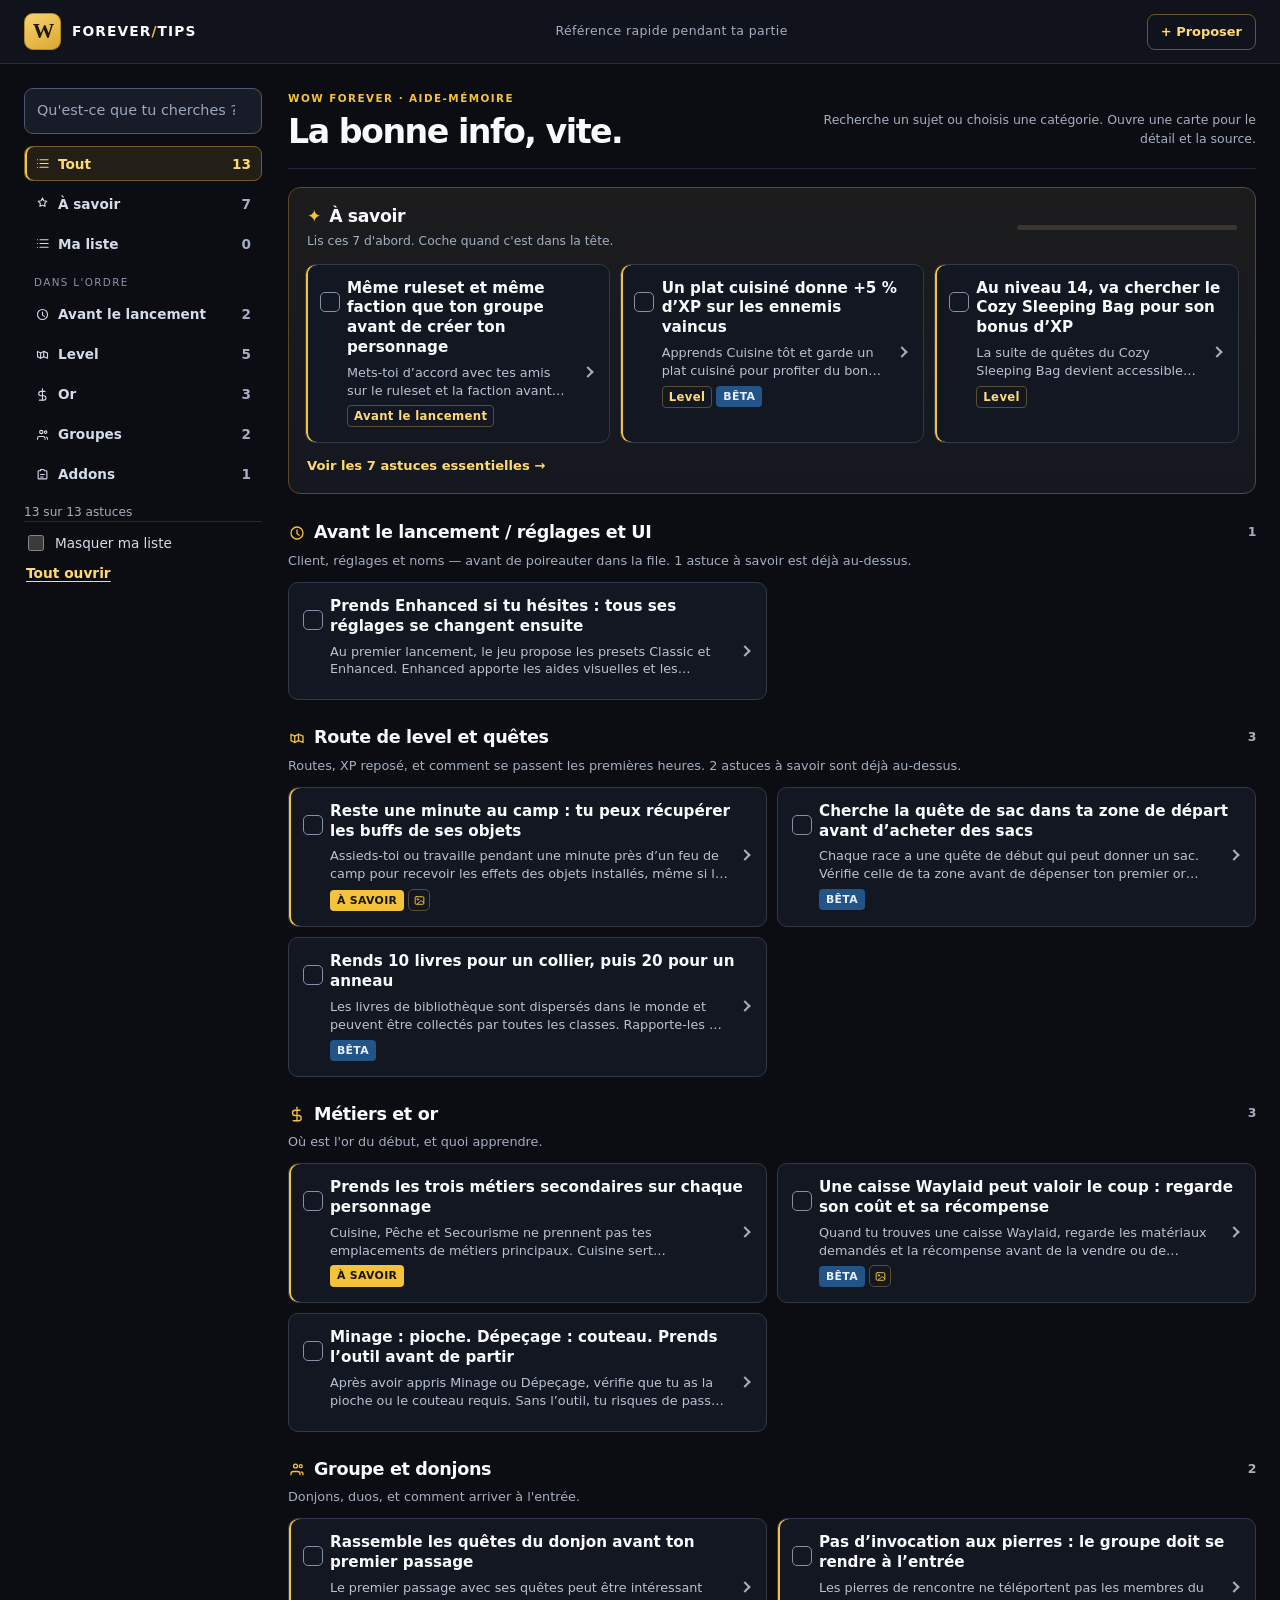
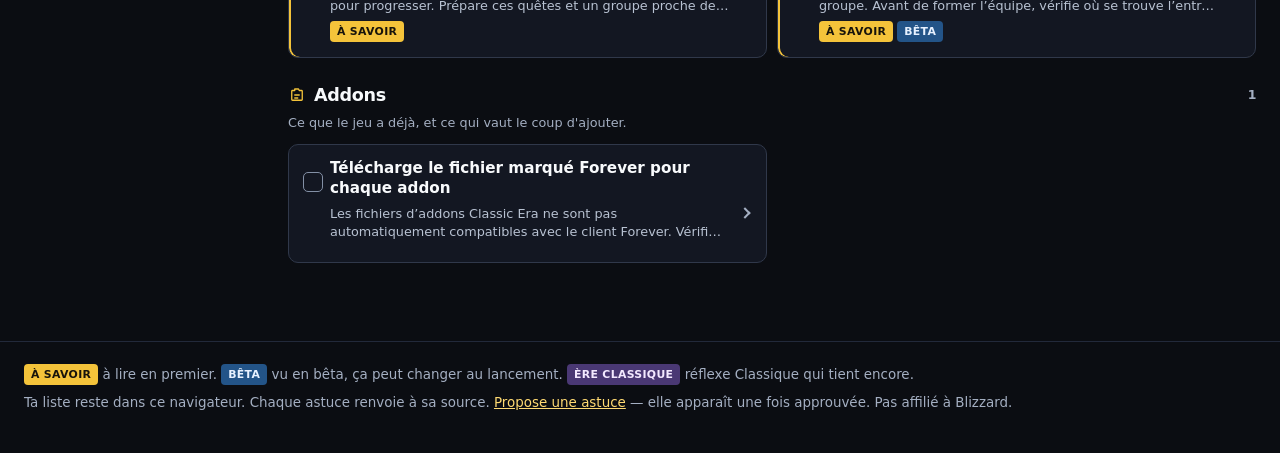
<file: index.html>
<!doctype html>
<html lang="fr">
<head>
<meta charset="utf-8">
<meta name="viewport" content="width=device-width, initial-scale=1">
<meta name="theme-color" content="#0b0d12">
<title>WoW Forever – Astuces de level pour la première run</title>
<meta name="description" content="Astuces de level WoW Forever : réglages, classes, routes, métiers, donjons, addons et erreurs à éviter.">
<link rel="icon" href="data:image/svg+xml,%3Csvg xmlns='http://www.w3.org/2000/svg' viewBox='0 0 16 16'%3E%3Crect width='16' height='16' rx='3' fill='%230b0d12'/%3E%3Cpath d='M8 2.2l1.5 3.2 3.5.5-2.5 2.4.6 3.5L8 10.4 4.9 12l.6-3.5L3 6l3.5-.5z' fill='%23f4c33a'/%3E%3C/svg%3E">
<link rel="stylesheet" href="style.css">
<link rel="stylesheet" href="app.css">
</head>
<body class="home">
<a class="skip" href="#tips">Aller aux astuces</a>

<header class="app-bar"><a class="app-logo" href="index.html" aria-label="WoW Forever Tips, accueil"><span class="logo-mark">W</span><span>FOREVER<span class="logo-accent">/</span>TIPS</span></a><span class="app-bar-label">Référence rapide pendant ta partie</span><a class="app-bar-action" href="submit.html">+ Proposer</a></header>

<div class="layout">
  <aside class="side">
    <form class="search" id="search-form" role="search">
      <label class="search-label" for="search">Chercher une astuce</label>
      <input id="search" type="search" placeholder="Qu'est-ce que tu cherches ?  /" autocomplete="off" enterkeyhint="search" spellcheck="false">
      <button type="button" class="filter-toggle" id="filterToggle" aria-expanded="false" aria-controls="filterPanel">Filtres <span aria-hidden="true">☰</span></button>
    </form>
    <nav class="nav" id="nav" aria-label="Catégories"></nav>
    <p class="count"><span id="count" aria-live="polite"></span> <button type="button" class="text-btn" id="reset" hidden>Réinitialiser</button></p>
    <div id="filterPanel" class="filter-panel">
      <div class="side-tools">
        <label class="toggle"><input type="checkbox" id="hideKnown"> Masquer ma liste</label>
        <button type="button" class="text-btn" id="expandAll" aria-pressed="false">Tout ouvrir</button>
      </div>
    </div>
  </aside>

  <main id="tips">
    <header class="quick-intro"><div><p class="eyebrow">WoW Forever · aide-mémoire</p><h1>La bonne info, vite.</h1></div><p>Recherche un sujet ou choisis une catégorie. Ouvre une carte pour le détail et la source.</p></header>
    <section id="must" class="spotlight" hidden></section>
    <div id="list"></div>
    <div id="empty" class="empty" role="status" hidden>
      <p id="empty-text">Aucune astuce.</p>
      <button type="button" class="text-btn solid" id="clear">Effacer la recherche et les filtres</button>
    </div>
  </main>
</div>

<footer>
  <p><span class="badge must">À savoir</span> à lire en premier. <span class="badge beta">Bêta</span> vu en bêta, ça peut changer au lancement. <span class="badge classic">Ère Classique</span> réflexe Classique qui tient encore.</p>
  <p>Ta liste reste dans ce navigateur. Chaque astuce renvoie à sa source. <a href="submit.html">Propose une astuce</a> — elle apparaît une fois approuvée. Pas affilié à Blizzard.</p>
</footer>

<script src="tips.js"></script>
<script src="community.js"></script>
<script src="tip-store.js"></script>
<script src="app.js"></script>
</body>
</html>
</file>
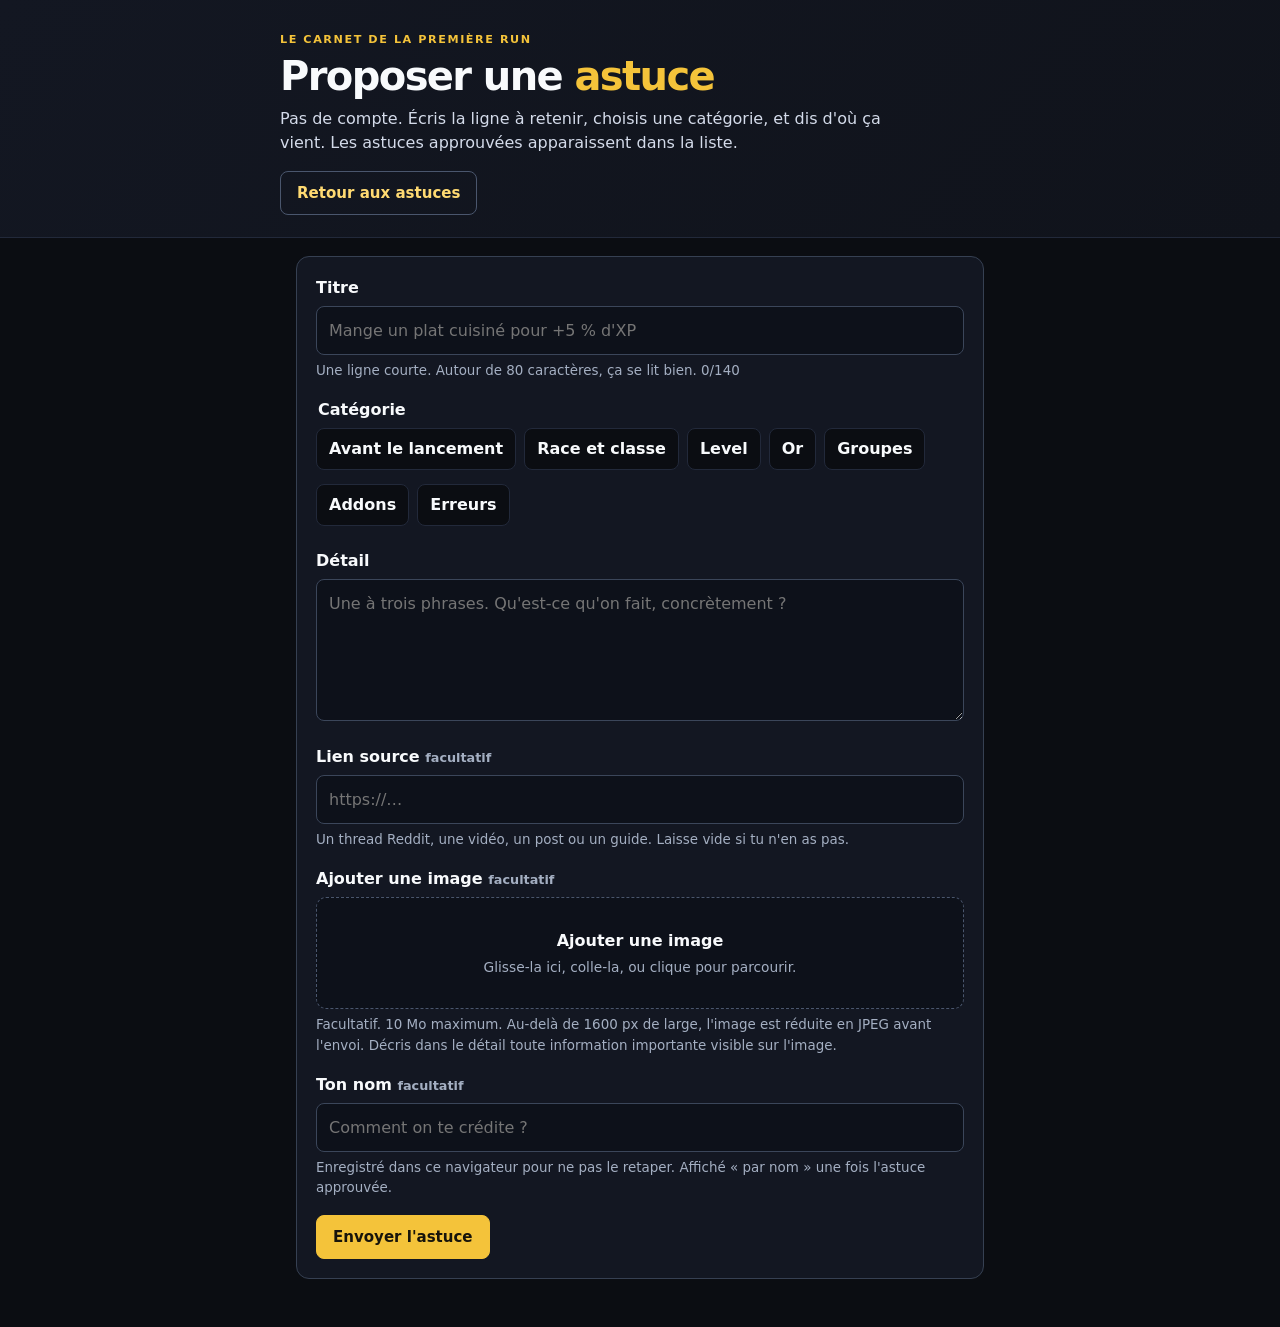
<file: submit.html>
<!doctype html>
<html lang="fr">
<head>
<meta charset="utf-8">
<meta name="viewport" content="width=device-width, initial-scale=1">
<meta name="theme-color" content="#0b0d12">
<title>Proposer une astuce – WoW Forever</title>
<meta name="description" content="Envoie une astuce de level WoW Forever. Pas de compte. Elle apparaît dans la liste une fois approuvée.">
<link rel="icon" href="data:image/svg+xml,%3Csvg xmlns='http://www.w3.org/2000/svg' viewBox='0 0 16 16'%3E%3Crect width='16' height='16' rx='3' fill='%230b0d12'/%3E%3Cpath d='M8 2.2l1.5 3.2 3.5.5-2.5 2.4.6 3.5L8 10.4 4.9 12l.6-3.5L3 6l3.5-.5z' fill='%23f4c33a'/%3E%3C/svg%3E">
<link rel="stylesheet" href="style.css">
<link rel="stylesheet" href="app.css">
</head>
<body class="submit-page">
<a class="skip" href="#tip-form">Aller au formulaire</a>

<header class="hero">
  <div class="hero-inner">
    <div class="brand">
      <p class="eyebrow">Le carnet de la première run</p>
      <h1>Proposer une <span>astuce</span></h1>
      <p class="sub">Pas de compte. Écris la ligne à retenir, choisis une catégorie, et dis d'où ça vient. Les astuces approuvées apparaissent dans la liste.</p>
      <p class="hero-actions"><a class="btn ghost" href="index.html">Retour aux astuces</a></p>
    </div>
  </div>
</header>

<main class="sheet">
  <form id="tip-form" novalidate>
    <div class="field">
      <label for="title">Titre</label>
      <input id="title" name="title" type="text" maxlength="140" required autocomplete="off" placeholder="Mange un plat cuisiné pour +5 % d'XP" aria-describedby="title-hint title-error">
      <p class="hint" id="title-hint">Une ligne courte. Autour de 80 caractères, ça se lit bien. <span id="title-count">0/140</span></p>
      <p class="field-error" id="title-error" hidden></p>
    </div>

    <fieldset class="field">
      <legend>Catégorie</legend>
      <div class="choices" id="choices" role="radiogroup" aria-required="true" aria-describedby="cat-error"></div>
      <p class="field-error" id="cat-error" hidden></p>
    </fieldset>

    <div class="field">
      <label for="details">Détail</label>
      <textarea id="details" name="details" rows="5" maxlength="4000" required placeholder="Une à trois phrases. Qu'est-ce qu'on fait, concrètement ?" aria-describedby="details-error"></textarea>
      <p class="field-error" id="details-error" hidden></p>
    </div>

    <div class="field">
      <label for="source">Lien source <span class="optional">facultatif</span></label>
      <input id="source" name="source" type="text" inputmode="url" placeholder="https://…" autocomplete="off" aria-describedby="source-error">
      <p class="hint">Un thread Reddit, une vidéo, un post ou un guide. Laisse vide si tu n'en as pas.</p>
      <p class="field-error" id="source-error" hidden></p>
    </div>

    <div class="field">
      <label for="image">Ajouter une image <span class="optional">facultatif</span></label>
      <div class="dropzone" id="image-drop">
        <input id="image" name="image" type="file" accept="image/*" aria-describedby="image-hint image-error">
        <p class="dropzone-copy" aria-hidden="true"><strong>Ajouter une image</strong><span>Glisse-la ici, colle-la, ou clique pour parcourir.</span></p>
      </div>
      <div class="image-preview" id="image-preview" hidden>
        <img id="image-thumb" alt="Aperçu de l'image jointe" width="96" height="96">
        <div class="image-preview-actions">
          <p class="hint" id="image-preview-note">Aperçu, prêt à l'envoi.</p>
          <button type="button" class="btn ghost" id="image-remove">Retirer l'image</button>
        </div>
      </div>
      <p class="hint" id="image-hint">Facultatif. 10 Mo maximum. Au-delà de 1600 px de large, l'image est réduite en JPEG avant l'envoi. Décris dans le détail toute information importante visible sur l'image.</p>
      <p class="field-error" id="image-error" hidden></p>
    </div>

    <div class="field">
      <label for="name">Ton nom <span class="optional">facultatif</span></label>
      <input id="name" name="name" type="text" maxlength="80" autocomplete="nickname" placeholder="Comment on te crédite ?">
      <p class="hint">Enregistré dans ce navigateur pour ne pas le retaper. Affiché « par nom » une fois l'astuce approuvée.</p>
    </div>

    <p class="hint" id="image-status" role="status" hidden></p>
    <div class="form-actions">
      <button type="submit" class="btn" id="send">Envoyer l'astuce</button>
    </div>
    <p class="form-error" id="form-error" role="alert" hidden></p>
  </form>

  <div class="thanks" id="success" role="status" hidden>
    <h2>Merci ! Elle apparaîtra une fois approuvée.</h2>
    <p>La liste se met à jour quelques minutes après l'approbation dans la feuille.</p>
    <button type="button" class="btn" id="another">En proposer une autre</button>
  </div>
</main>

<script src="tips.js"></script>
<script src="community.js"></script>
<script src="submit.js"></script>
</body>
</html>
</file>
<file: style.css>
:root {
  --bg: #0b0d12;
  --elev: #131722;
  --elev-2: #1a2030;
  --line: #22293a;
  --line-strong: #4a566d;
  --gold: #f4c33a;
  --gold-2: #ffda72;
  --ink: #f8fafc;
  --body: #d4dbea;
  --muted: #a4afc2;
  --must: #f4c33a;
  --must-ink: #17140b;
  --beta: #235488;
  --beta-ink: #e7f1ff;
  --classic: #4a3874;
  --classic-ink: #f3e9ff;
  --focus: #f4c33a;
  --sans: system-ui, -apple-system, "Segoe UI", Roboto, sans-serif;
  --serif: Georgia, "Iowan Old Style", Palatino, serif;
}
* { box-sizing: border-box; }
html { scroll-behavior: smooth; }
body { margin: 0; background: var(--bg); color: var(--ink); font: 16px/1.5 var(--sans); color-scheme: dark; }
::selection { background: rgba(244, 195, 58, .35); color: #fff; }
a { color: var(--gold-2); }
img { max-width: 100%; }
[hidden] { display: none !important; }
.sr, .search-label { position: absolute; width: 1px; height: 1px; padding: 0; margin: -1px; overflow: hidden; clip: rect(0, 0, 0, 0); white-space: nowrap; border: 0; }
.skip { position: absolute; left: 12px; top: -48px; z-index: 50; padding: 8px 12px; border-radius: 7px; background: var(--gold); color: var(--must-ink); font-weight: 750; text-decoration: none; }
.skip:focus { top: 12px; }
:focus-visible { outline: 2px solid var(--focus); outline-offset: 2px; }
.eyebrow { margin: 0 0 5px; color: var(--gold); font-size: .7rem; font-weight: 800; letter-spacing: .14em; text-transform: uppercase; }
h1 { margin: 0; font: 800 clamp(1.75rem, 4vw, 2.5rem)/1.1 var(--sans); letter-spacing: -.04em; }
.sub { max-width: 40rem; margin: 9px 0 0; color: var(--body); }
.hero { padding: 32px 24px 22px; border-bottom: 1px solid var(--line); }
.hero-inner { max-width: 720px; margin: 0 auto; }
.hero-actions { margin: 16px 0 0; }
.btn { display: inline-flex; align-items: center; justify-content: center; min-height: 44px; padding: 10px 16px; border: 1px solid var(--gold); border-radius: 8px; background: var(--gold); color: var(--must-ink); font: 750 .94rem var(--sans); text-decoration: none; cursor: pointer; }
.btn:hover { filter: brightness(1.08); }
.btn:disabled { opacity: .55; cursor: progress; }
.btn.ghost { border-color: var(--line-strong); background: transparent; color: var(--gold-2); }
.text-btn { padding: 7px 2px; border: 0; background: transparent; color: var(--gold-2); font: 700 .86rem var(--sans); text-decoration: underline; text-underline-offset: 3px; cursor: pointer; }
.text-btn.solid { padding: 10px 14px; border-radius: 8px; background: var(--gold); color: var(--must-ink); text-decoration: none; }
.badge { display: inline-block; padding: 3px 6px; border: 1px solid transparent; border-radius: 4px; font-size: .68rem; font-weight: 800; letter-spacing: .03em; line-height: 1.2; text-transform: uppercase; white-space: nowrap; }
.badge.must { background: var(--must); color: var(--must-ink); }
.badge.beta { background: var(--beta); color: var(--beta-ink); }
.badge.classic { background: var(--classic); color: var(--classic-ink); }
.badge.community { background: #254438; color: #e7fff4; }
.badge.where { border-color: var(--line-strong); color: var(--muted); font-size: .73rem; text-transform: none; }
.byline { color: var(--muted); font-size: .75rem; font-weight: 700; }
.stype { flex: 0 0 auto; padding: 2px 6px; border-radius: 4px; background: #4a3820; color: #fff; font-size: .65rem; font-weight: 800; letter-spacing: .04em; text-transform: uppercase; }
.stype.Reddit { background: #9a3412; }
.stype.YouTube { background: #b91c1c; }
.stype.X { background: #e8e8e8; color: #111; }
.stype.Blizzard, .stype.Forum { background: #1d4e86; }
.ico { width: 18px; height: 18px; flex: 0 0 auto; fill: none; stroke: currentColor; stroke-width: 1.75; stroke-linecap: round; stroke-linejoin: round; }
footer { max-width: 1512px; margin: 20px auto 0; padding: 22px 24px 32px; border-top: 1px solid var(--line); color: var(--muted); font-size: .84rem; }
footer p { margin: 0 0 8px; }
footer .badge { vertical-align: 1px; }

/* Shared submission form */
.sheet { max-width: 720px; margin: 0 auto; padding: 18px 16px 48px; }
.sheet form, .thanks { padding: 19px; border: 1px solid var(--line); border-radius: 13px; background: var(--elev); }
.field { margin: 0 0 17px; }
.field label, .field legend { display: block; margin-bottom: 6px; font-weight: 750; }
.optional { color: var(--muted); font-size: .8rem; font-weight: 650; }
.field input[type="text"], .field input[type="url"], .field textarea { width: 100%; padding: 12px; border: 1px solid var(--line-strong); border-radius: 8px; background: #0d111a; color: var(--ink); font: 16px/1.45 var(--sans); }
.field textarea { min-height: 120px; resize: vertical; }
.field input[type="file"] { max-width: 100%; color: var(--body); }
.dropzone {
  position: relative;
  display: grid;
  place-items: center;
  min-height: 112px;
  padding: 18px 16px;
  border: 1.5px dashed var(--line-strong);
  border-radius: 10px;
  background: #0d111a;
  text-align: center;
}
.dropzone:focus-within { outline: 2px solid var(--focus); outline-offset: 2px; }
.dropzone.is-dragover { border-color: var(--gold); background: #241f16; }
.dropzone input[type="file"] {
  position: absolute;
  inset: 0;
  width: 100%;
  height: 100%;
  margin: 0;
  opacity: 0;
  cursor: pointer;
}
.dropzone-copy { display: grid; gap: 4px; margin: 0; pointer-events: none; }
.dropzone-copy strong { font-size: 1rem; }
.dropzone-copy span { color: var(--muted); font-size: .86rem; }
.image-preview { display: flex; flex-wrap: wrap; align-items: center; gap: 14px; margin-top: 10px; }
.image-preview img {
  width: auto;
  height: auto;
  max-width: min(100%, 320px);
  max-height: 180px;
  object-fit: contain;
  border: 1px solid var(--line-strong);
  border-radius: 10px;
  background: #0b0d12;
}
.image-preview-actions { display: grid; gap: 6px; justify-items: start; }
.image-preview-actions .hint { margin: 0; }
.image-preview .btn { min-height: 40px; }
.form-error .btn { display: flex; width: fit-content; margin-top: 10px; }
@media (max-width: 700px) {
  .image-preview { align-items: flex-start; }
  .image-preview img { max-width: 100%; max-height: 160px; }
}
.field input[aria-invalid="true"], .field textarea[aria-invalid="true"] { border-color: #e7a090; }
.hint { margin: 6px 0 0; color: var(--muted); font-size: .84rem; }
.field-error, .form-error { margin: 6px 0 0; color: #f0c2b4; font-size: .9rem; }
fieldset.field { padding: 0; border: 0; }
.choices { display: flex; flex-wrap: wrap; gap: 8px; }
.choice { position: relative; cursor: pointer; }
.choice input { position: absolute; width: 1px; height: 1px; opacity: 0; }
.choice span { display: inline-flex; align-items: center; min-height: 40px; padding: 8px 12px; border: 1px solid var(--line); border-radius: 8px; background: var(--bg); color: var(--ink); font-weight: 650; }
.choice input:checked + span { border-color: var(--gold); background: var(--gold); color: var(--must-ink); }
.choice input:focus-visible + span { outline: 2px solid var(--focus); outline-offset: 2px; }
.form-actions { margin-top: 8px; }
.thanks h2 { margin: 0 0 8px; color: var(--gold-2); font-size: 1.6rem; }
.thanks p { margin: 0 0 16px; color: var(--body); }
@media (max-width: 700px) { .hero { padding: 22px 16px 18px; } footer { padding: 20px 16px 28px; } }
@media (prefers-reduced-motion: reduce) { html { scroll-behavior: auto; } }

.tip-link-button {
  display: inline-flex;
  align-items: center;
  min-height: 32px;
  max-width: 100%;
  box-sizing: border-box;
  padding: 4px 10px;
  margin: 3px 0;
  border: 1px solid var(--line-strong);
  border-radius: 6px;
  background: var(--elev);
  color: var(--gold-2);
  font: 700 .78rem/1.4 var(--sans);
  white-space: normal;
  text-decoration: none;
}
.tip-link-button:hover { color: var(--ink); border-color: var(--gold); }
.tip-link-button:focus-visible { outline: 2px solid var(--focus); outline-offset: 2px; }
</file>
<file: app.css>
/* Home: compact gaming database UI. Shared form and element styles live in style.css. */
.home {
  background: #0b0d12;
  color: var(--ink);
}
.home .layout { max-width: 1512px; margin: 0 auto; padding: 20px 16px 44px; }
.home .side { position: sticky; top: 0; z-index: 20; min-width: 0; }
.home .search { display: flex; gap: 8px; margin: 0; }
.home #search { width: 100%; padding: 10px 12px; font: inherit; }
.home .filter-toggle { display: none; }
.home .filter-panel { display: block; }
.home .side-tools { display: flex; flex-wrap: wrap; gap: 4px 12px; align-items: center; }
.home .toggle { display: inline-flex; align-items: center; gap: 8px; color: var(--body); font-size: .85rem; cursor: pointer; }
.home .toggle input { width: 16px; height: 16px; }
.home .nav { display: flex; flex-direction: column; }
.home .nav-label { padding: 9px 10px 1px; font-size: .65rem; letter-spacing: .13em; text-transform: uppercase; }
.home .nav button { display: inline-flex; align-items: center; gap: 8px; width: 100%; min-height: 35px; padding: 7px 10px; font: 650 .85rem var(--sans); text-align: left; cursor: pointer; }
.home .nav button .n { margin-left: auto; color: var(--muted); font-variant-numeric: tabular-nums; }
.home .nav .ico { width: 15px; height: 15px; }
.home main { min-width: 0; }
.home .spot-head { display: flex; flex-wrap: wrap; justify-content: space-between; gap: 10px 16px; }
.home .spot-head h2, .home .group h2 { margin: 0; }
.home .spot-head p { margin: 2px 0 0; }
.home .meter { flex: 1 1 140px; max-width: 220px; overflow: hidden; border-radius: 99px; }
.home .meter span { display: block; height: 100%; }
.home .spot-more { border: 0; background: transparent; font: 750 .82rem var(--sans); text-align: left; cursor: pointer; }
.home .group h2 { display: flex; align-items: center; gap: 8px; }
.home .group h2 .n { margin-left: auto; color: var(--muted); font-size: .78rem; }
.home .group .hint { margin: 0 0 12px; }
.home .group .ico { color: var(--gold); }
.home .tip details { min-width: 0; }
.home .tip summary { list-style: none; cursor: pointer; }
.home .tip summary::-webkit-details-marker { display: none; }
.home .mark { position: relative; display: grid; place-items: center; cursor: pointer; }
.home .mark input { position: absolute; margin: 0; opacity: 0; }
.home .tick { display: grid; place-items: center; border: 1.5px solid; border-radius: 5px; }
.home .mark input:checked + .tick { border-color: var(--gold); background: var(--gold); }
.home .mark input:checked + .tick::after { content: ""; width: 8px; height: 5px; border-left: 2px solid var(--must-ink); border-bottom: 2px solid var(--must-ink); transform: rotate(-45deg) translate(0, -1px); }
.home .mark input:focus-visible + .tick { outline: 2px solid var(--focus); outline-offset: 2px; }
.home .badges { display: flex; flex-wrap: wrap; gap: 4px; align-items: center; }
.home .chev { width: 8px; height: 8px; border-right: 2px solid var(--muted); border-bottom: 2px solid var(--muted); transform: rotate(-45deg); }
.home details[open] .chev { transform: rotate(45deg); }
.home .sources { display: flex; flex-direction: column; gap: 6px; padding: 0; margin: 0; list-style: none; }
.home .src { display: inline-flex; align-items: baseline; gap: 8px; color: var(--gold-2); font-size: .85rem; overflow-wrap: anywhere; text-underline-offset: 2px; }
.home .tip-image { display: block; width: auto; height: auto; max-width: 100%; max-height: 420px; object-fit: contain; border-radius: 12px; background: #0c1018; }
.home .img-hint { display: inline-flex; align-items: center; justify-content: center; width: 22px; height: 22px; border: 1px solid #5a4e32; border-radius: 5px; color: var(--gold-2); }
.home .img-hint .ico { width: 13px; height: 13px; }
.home .tip-image-open { display: block; width: fit-content; max-width: 100%; margin: 4px 0 13px; padding: 0; border: 0; background: transparent; cursor: zoom-in; }
.home .tip-image-open:focus-visible { outline: 2px solid var(--focus); outline-offset: 3px; }
.lightbox {
  position: fixed;
  inset: 0;
  z-index: 80;
  display: grid;
  place-items: center;
  padding: 64px 20px 24px;
  background: rgba(5, 7, 12, .9);
}
.lightbox-img {
  max-width: min(96vw, 1400px);
  max-height: calc(100vh - 96px);
  width: auto;
  height: auto;
  object-fit: contain;
  border-radius: 12px;
  box-shadow: 0 16px 50px rgba(0, 0, 0, .45);
}
.lightbox-close {
  position: fixed;
  top: 16px;
  right: 16px;
  min-height: 40px;
  padding: 8px 14px;
  border: 1px solid var(--line-strong);
  border-radius: 8px;
  background: #171c28;
  color: var(--ink);
  font: 750 .9rem var(--sans);
  cursor: pointer;
}
body.has-lightbox { overflow: hidden; }
.home .empty { padding: 30px 12px; text-align: center; }
.home .empty p { margin: 0 0 12px; }
.home .app-bar {
  height: 64px;
  padding: 0 max(24px, calc((100vw - 1512px) / 2));
  display: flex;
  align-items: center;
  justify-content: space-between;
  gap: 20px;
  background: #10131b;
  border-bottom: 1px solid var(--line);
}
.home .app-logo {
  display: inline-flex;
  align-items: center;
  gap: 11px;
  color: var(--ink);
  font-size: .86rem;
  font-weight: 850;
  letter-spacing: .08em;
  text-decoration: none;
  white-space: nowrap;
}
.home .logo-mark {
  display: grid;
  place-items: center;
  width: 37px;
  height: 37px;
  border: 1px solid #b38c28;
  border-radius: 9px;
  background: linear-gradient(150deg, #f7d46e, #dba731);
  color: #211807;
  font: 900 1.35rem var(--serif);
  letter-spacing: -.09em;
}
.home .logo-accent { color: var(--gold); }
.home .app-bar-label { color: var(--muted); font-size: .78rem; letter-spacing: .03em; }
.home .app-bar-action {
  min-height: 36px;
  display: inline-flex;
  align-items: center;
  padding: 7px 13px;
  border: 1px solid #66582f;
  border-radius: 8px;
  color: var(--gold-2);
  font-size: .81rem;
  font-weight: 750;
  text-decoration: none;
  white-space: nowrap;
}
.home .app-bar-action:hover, .home .app-bar-action:focus-visible { border-color: var(--gold); background: #211d15; }
.home .layout { max-width: 1512px; }
.home .side { background: transparent; }
.home #search {
  min-height: 46px;
  border: 1px solid #4c5870;
  border-radius: 9px;
  background: #171c28;
  color: var(--ink);
  font-size: .9rem;
}
.home #search::placeholder { color: #9aa7bd; }
.home .count { margin: 11px 0 0; color: var(--muted); font-size: .76rem; }
.home .nav { gap: 5px; }
.home .nav button {
  border: 1px solid transparent;
  border-radius: 8px;
  background: transparent;
  color: var(--body);
  font-weight: 650;
}
.home .nav button[hidden] { display: none; }
.home .nav button:hover { border-color: #465166; background: #191e2a; }
.home .nav button[aria-pressed="true"] {
  border-color: #735c28;
  background: #241f16;
  color: var(--gold-2);
  box-shadow: inset 2px 0 0 var(--gold);
}
.home .nav button[aria-pressed="true"] .n { color: var(--gold-2); }
.home .nav-label { color: #8793a9; }
.home .side-tools { border-top: 1px solid var(--line); padding-top: 10px; }
.home .toggle input { accent-color: var(--gold); }
.home .quick-intro {
  display: flex;
  align-items: end;
  justify-content: space-between;
  gap: 20px;
  padding: 3px 0 19px;
  margin-bottom: 18px;
  border-bottom: 1px solid var(--line);
}
.home .quick-intro .eyebrow { margin-bottom: 7px; color: var(--gold); font-size: .65rem; }
.home .quick-intro h1 {
  margin: 0;
  color: var(--ink);
  font: 800 clamp(1.65rem, 2.6vw, 2.2rem)/1.07 var(--sans);
  letter-spacing: -.045em;
}
.home .quick-intro > p { max-width: 29rem; margin: 0 0 1px; color: var(--muted); font-size: .78rem; text-align: right; }
.home .spotlight {
  padding: 16px;
  margin: 0 0 25px;
  border: 1px solid #5a4a25;
  border-radius: 12px;
  background: linear-gradient(180deg, #1c1c1d, #151820 95%);
}
.home .spot-head { margin: 0 2px 13px; align-items: center; }
.home .spot-head h2, .home .group h2 { color: var(--ink); font-family: var(--sans); font-weight: 780; letter-spacing: -.02em; }
.home .spot-head h2 { font-size: 1.08rem; }
.home .spot-head h2::before { content: "✦"; margin-right: 8px; color: var(--gold); }
.home .spot-head p { color: var(--muted); font-size: .77rem; }
.home .meter { height: 5px; background: #3b3730; }
.home .meter span { background: var(--gold); }
.home .spot-more { margin-top: 12px; padding: 3px 2px; color: var(--gold-2); font-size: .82rem; }
.home .rows { gap: 10px; }
.home .spotlight .rows { display: grid; grid-template-columns: repeat(3, minmax(0, 1fr)); }
.home .group .rows { display: grid; grid-template-columns: repeat(2, minmax(0, 1fr)); }
.home .tip {
  display: grid;
  grid-template-columns: 35px minmax(0, 1fr);
  gap: 0;
  min-width: 0;
  padding: 13px 13px 14px 6px;
  border: 1px solid #30384a;
  border-radius: 10px;
  background: var(--elev);
  transition: border-color .15s ease, background-color .15s ease;
}
.home .tip.is-must { box-shadow: inset 2px 0 0 var(--gold); }
.home .tip:hover, .home .tip:has(details[open]) { border-color: #6b7890; background: #191e2b; }
.home .tip.is-known .take { color: var(--ink); }
.home .tip-meta { display: none; }
.home .mark { min-height: 48px; align-self: start; }
.home .mark input { inset: 0; width: 100%; height: 100%; z-index: 1; cursor: pointer; }
.home .tick { width: 20px; height: 20px; border-color: #8390a6; pointer-events: none; }
.home .sum {
  display: grid;
  grid-template-columns: minmax(0, 1fr) auto;
  align-items: start;
  gap: 6px 8px;
  min-height: 58px;
  padding: 1px 0;
}
.home .take { grid-column: 1 / -1; grid-row: 1; min-width: 0; color: var(--ink); font-size: .95rem; font-weight: 750; line-height: 1.3; }
.home .quick-answer {
  grid-column: 1;
  grid-row: 2;
  min-width: 0;
  display: -webkit-box;
  -webkit-box-orient: vertical;
  -webkit-line-clamp: 2;
  overflow: hidden;
  color: #b8c2d2;
  font-size: .8rem;
  line-height: 1.4;
}
.home details[open] .quick-answer { display: none; }
.home .badges { grid-column: 1; grid-row: 3; justify-self: start; }
.home .chev { grid-column: 2; grid-row: 2; justify-self: end; margin: 4px 4px 0; }
.home .badge.where { border-color: #5a4e32; color: var(--gold-2); }
.home .badge.community { background: #254438; }
.home .detail { max-width: 75ch; margin-top: 12px; padding: 13px 8px 2px 0; border-top: 1px solid var(--line); }
.home .detail .text { margin: 0 0 11px; color: var(--body); line-height: 1.6; white-space: pre-wrap; }
.home .tip-picture { display: block; max-width: 720px; }
.home .tip-picture .tip-image { margin: 0; border: 1px solid var(--line); }
.home .detail-label { color: #adbad0; }
.home .src { color: var(--gold-2); }
.home .group { margin-top: 24px; }
.home .group h2 { margin-bottom: 5px; font-size: 1.1rem; }
.home .group .hint { margin-bottom: 12px; color: var(--muted); font-size: .8rem; }
.home .empty { border: 1px dashed var(--line-strong); border-radius: 12px; background: var(--elev); }
.home footer { max-width: 1512px; }

/* Code and macros in expanded tips */
.home .code-block { margin: 12px 0 14px; overflow: hidden; border: 1px solid #3c485c; border-radius: 9px; background: #090c13; }
.home .code-head { display: flex; align-items: center; justify-content: space-between; min-height: 37px; padding: 5px 7px 5px 12px; border-bottom: 1px solid #263043; background: #161c29; }
.home .code-label { color: #aab7cc; font: 700 .67rem var(--sans); letter-spacing: .1em; text-transform: uppercase; }
.home .code-copy, .home .inline-copy { border: 1px solid #59667a; border-radius: 6px; background: #252d3d; color: #f3f6fb; font: 700 .72rem var(--sans); cursor: pointer; }
.home .code-copy { min-height: 26px; padding: 4px 9px; }
.home .code-copy:hover, .home .inline-copy:hover { border-color: var(--gold); color: var(--gold-2); }
.home .code-copy:focus-visible, .home .inline-copy:focus-visible { outline: 2px solid var(--focus); outline-offset: 2px; }
.home .code-block pre { margin: 0; padding: 12px; overflow-x: auto; color: #e2e9f5; font: 500 .84rem/1.6 ui-monospace, SFMono-Regular, Consolas, monospace; tab-size: 2; }
.home .inline-snippet { display: inline-flex; align-items: center; gap: 4px; vertical-align: baseline; }
.home .inline-code { padding: 2px 5px; border: 1px solid #39445a; border-radius: 5px; background: #101722; color: #ffda72; font: 500 .85em ui-monospace, SFMono-Regular, Consolas, monospace; }
.home .inline-copy { padding: 2px 5px; font-size: .65rem; }

/* The submission page uses the same visual system without changing its copy. */
.submit-page .hero { border-bottom: 1px solid var(--line); background: linear-gradient(130deg, #131722, #10131b); }
.submit-page h1, .submit-page .thanks h2 { color: var(--ink); font-family: var(--sans); font-weight: 800; letter-spacing: -.04em; }
.submit-page h1 span { color: var(--gold); }
.submit-page .sheet form, .submit-page .thanks { border-color: #364052; background: var(--elev); }
.submit-page .field input[type="text"], .submit-page .field textarea { background: #0d111a; border-color: #3b465a; }
.submit-page .choice span { border-radius: 8px; }
.submit-page .btn { border-radius: 8px; }

@media (min-width: 960px) {
  .home .layout { grid-template-columns: 238px minmax(0, 1fr); gap: 26px; padding: 24px 24px 58px; }
  .home .layout { display: grid; align-items: start; }
  .home .side { top: 18px; max-height: calc(100vh - 36px); overflow: auto; background: transparent; }
  .home .side-tools { flex-direction: column; align-items: flex-start; }
  .home .nav { padding-top: 12px; }
}
@media (max-width: 1199px) {
  .home .spotlight .rows { grid-template-columns: repeat(2, minmax(0, 1fr)); }
  .home .group .rows { grid-template-columns: 1fr; }
}
@media (max-width: 959px) {
  .home .side { top: 0; padding: 9px 16px 7px; border-bottom: 1px solid var(--line); background: rgba(11, 13, 18, .97); backdrop-filter: blur(12px); }
  .home .filter-toggle { display: inline-flex; flex: 0 0 auto; align-items: center; justify-content: center; gap: 7px; min-width: 88px; padding: 0 10px; border: 1px solid var(--line-strong); border-radius: 8px; font: 750 .82rem var(--sans); cursor: pointer; }
  .home .filter-panel { display: none; max-height: calc(100vh - 130px); overflow: auto; padding-top: 8px; }
  .home .filter-panel.is-open { display: block; }
  .home .nav { flex-direction: row; flex-wrap: nowrap; overflow-x: auto; gap: 6px; padding: 9px 0 2px; scrollbar-width: none; }
  .home .nav button { flex: 0 0 auto; min-height: 35px; padding: 7px 11px; border: 1px solid #384357; border-radius: 7px; background: #171c28; white-space: nowrap; font-size: .8rem; }
  .home .nav button { width: auto; }
  .home .nav button[aria-pressed="true"] { box-shadow: inset 0 -2px 0 var(--gold); }
  .home .nav-label { display: none; }
  .home .count { margin: 5px 0 0; }
  .home .filter-toggle { background: #171c28; color: var(--gold-2); }
  .home .filter-toggle[aria-expanded="true"] { background: #2a2418; color: var(--gold-2); }
  .home .filter-toggle.has-active::after { background: var(--gold); }
}
@media (max-width: 700px) {
  .home .app-bar { height: 54px; padding: 0 14px; }
  .home .app-bar-label { display: none; }
  .home .app-bar-action { font-size: .74rem; padding: 6px 9px; }
  .home main { padding: 13px 14px 0; }
  .home .quick-intro { padding-bottom: 12px; margin-bottom: 15px; }
  .home .quick-intro .eyebrow { font-size: .61rem; }
  .home .quick-intro h1 { font-size: 1.52rem; }
  .home .quick-intro > p { display: none; }
  .home .spotlight { padding: 12px; }
  .home .spot-head h2 { font-size: 1rem; }
  .home .spot-head p { font-size: .72rem; }
  .home .spot-head .meter { display: none; }
  .home .spotlight .rows, .home .group .rows { grid-template-columns: 1fr; }
  .home .tip { padding: 11px 11px 12px 5px; }
  .home .take { font-size: .93rem; }
  .home .quick-answer { font-size: .78rem; }
  .home .badges .badge { font-size: .59rem; }
  .home .group { margin-top: 19px; }
}
@media (prefers-reduced-motion: reduce) {
  .home .tip { transition: none; }
}
</file>
